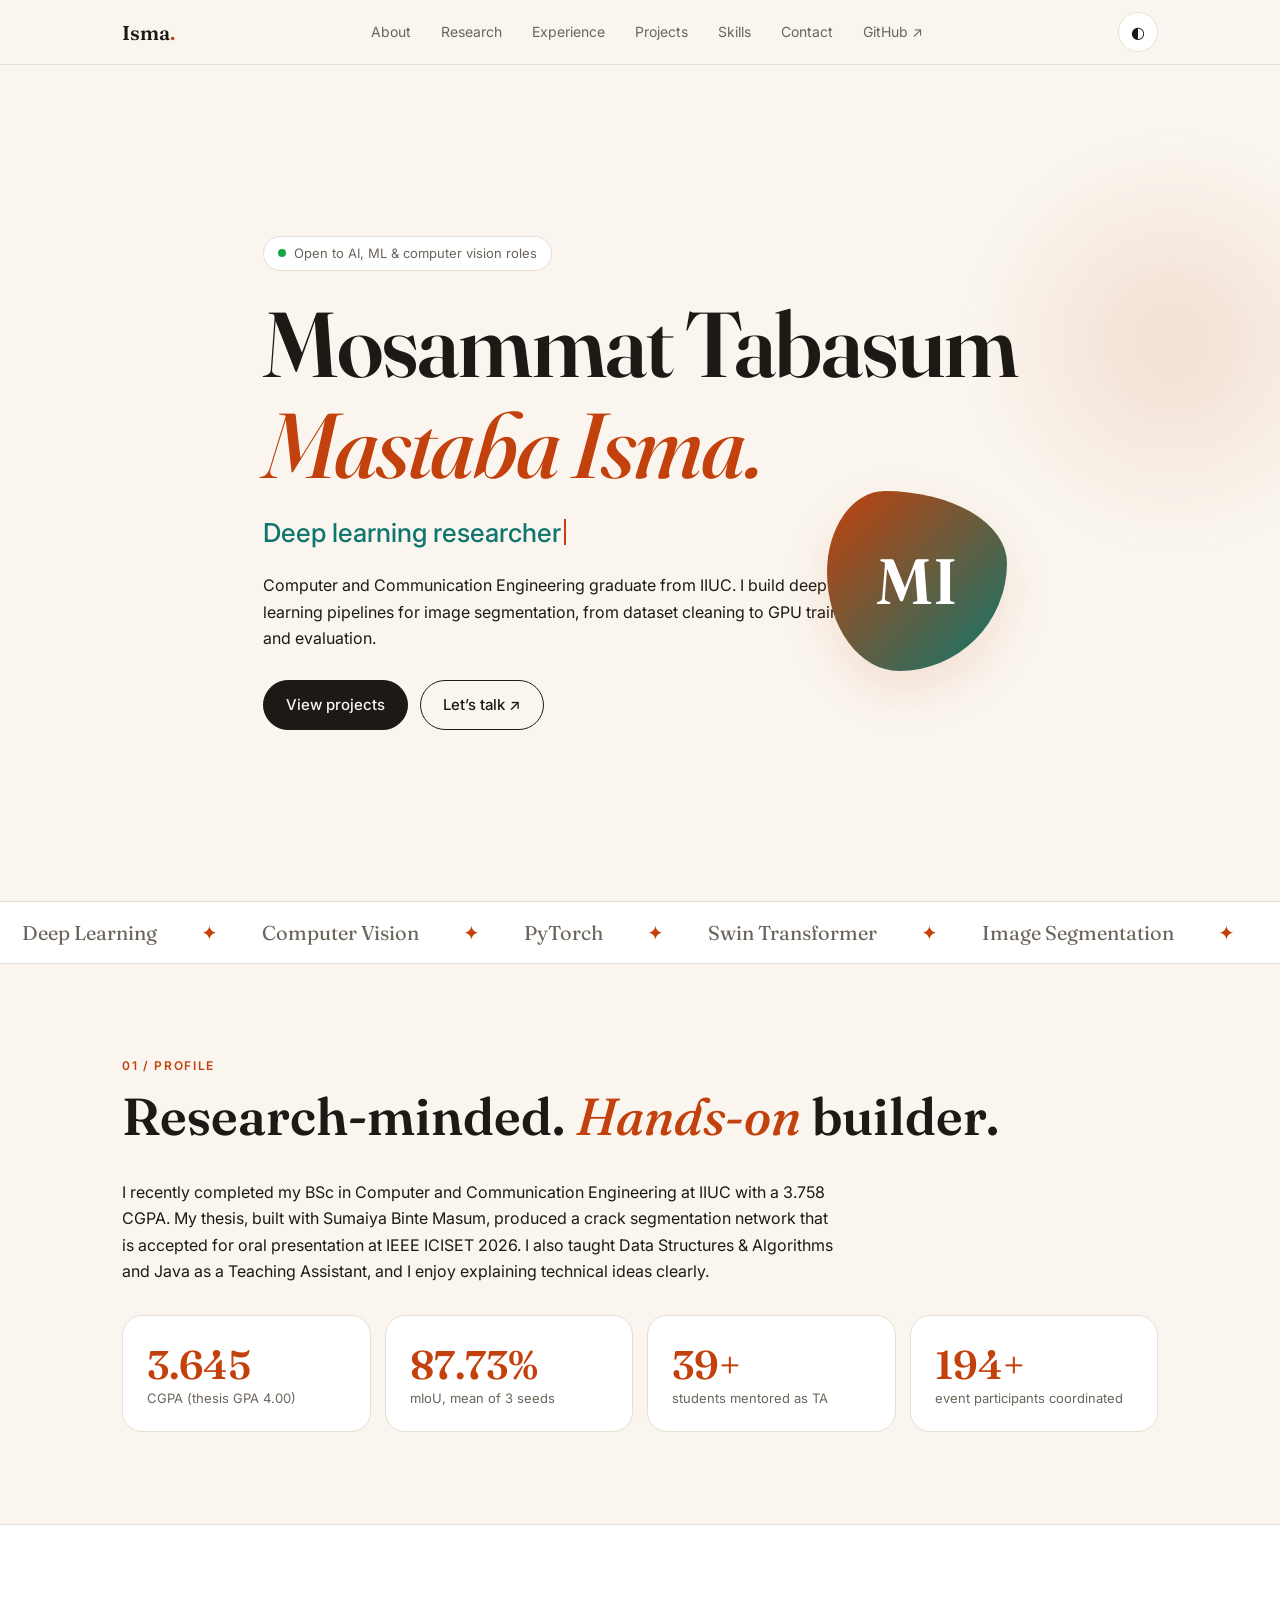
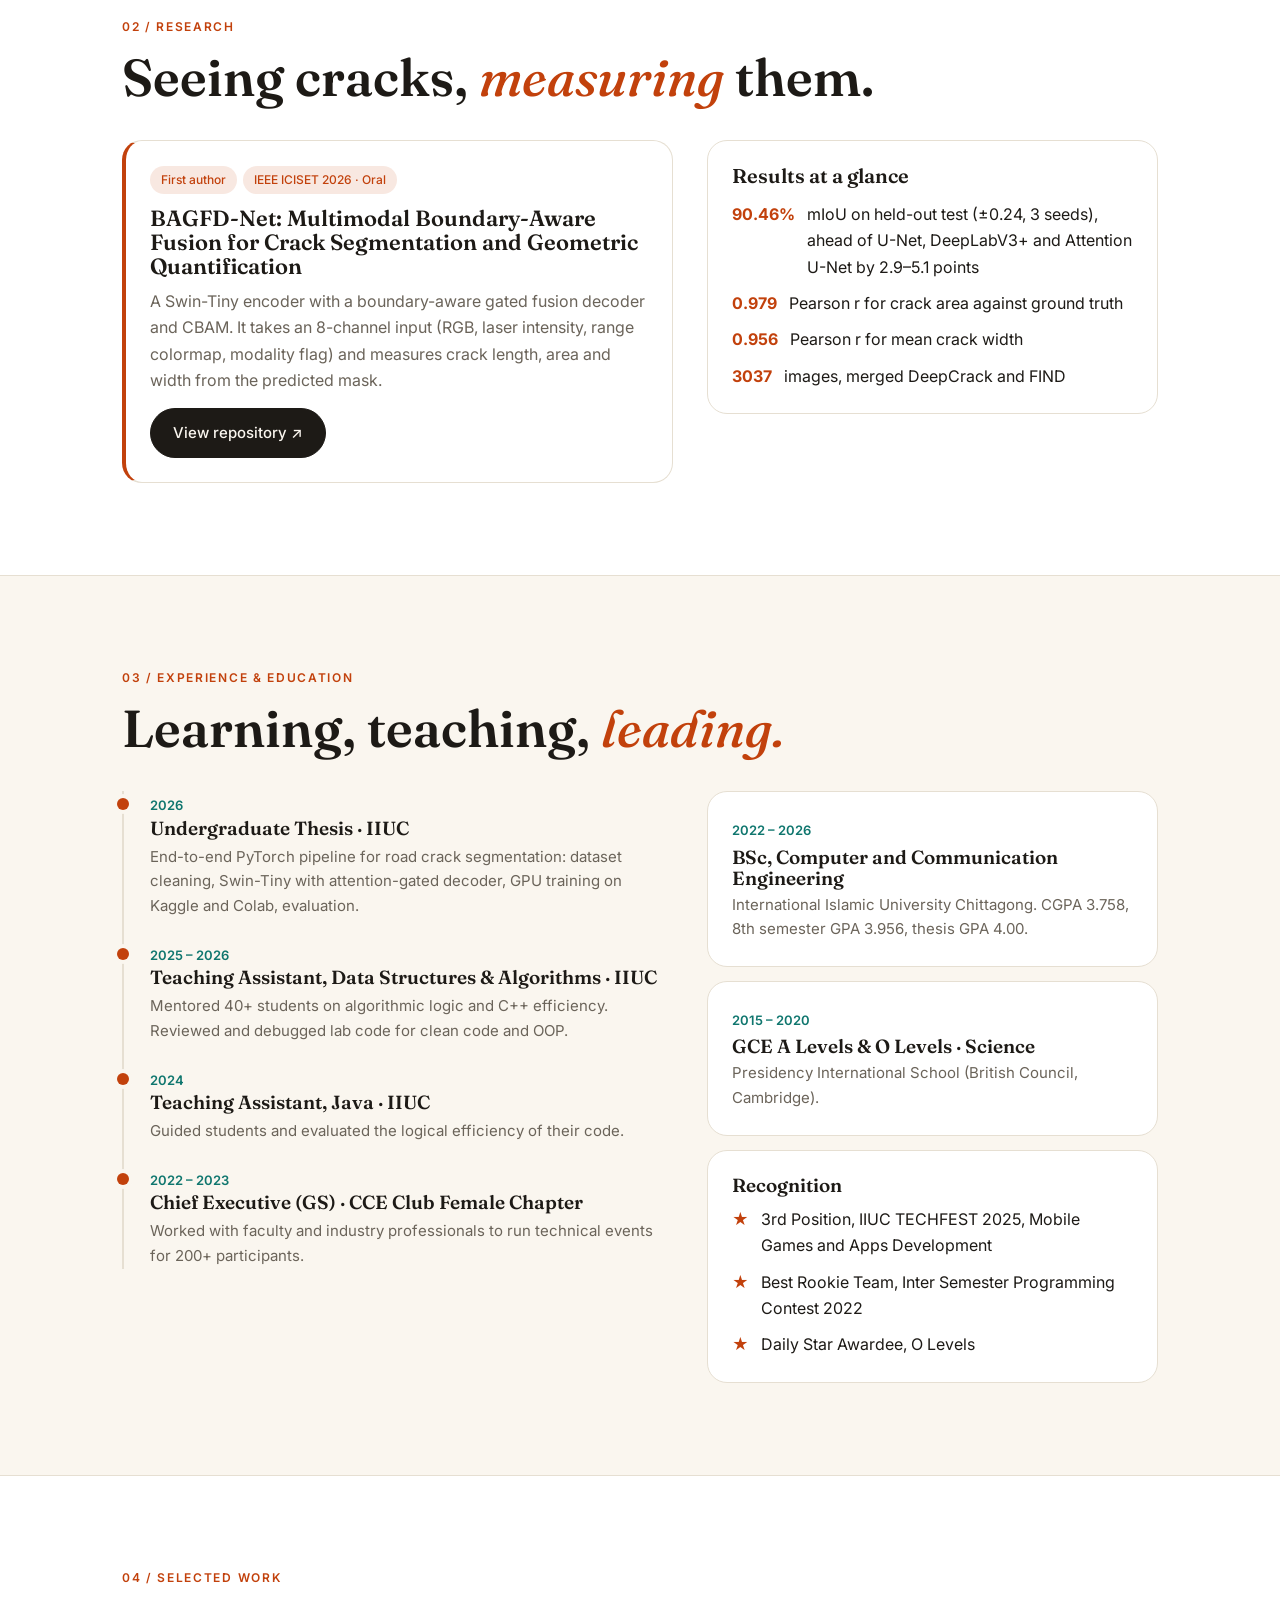
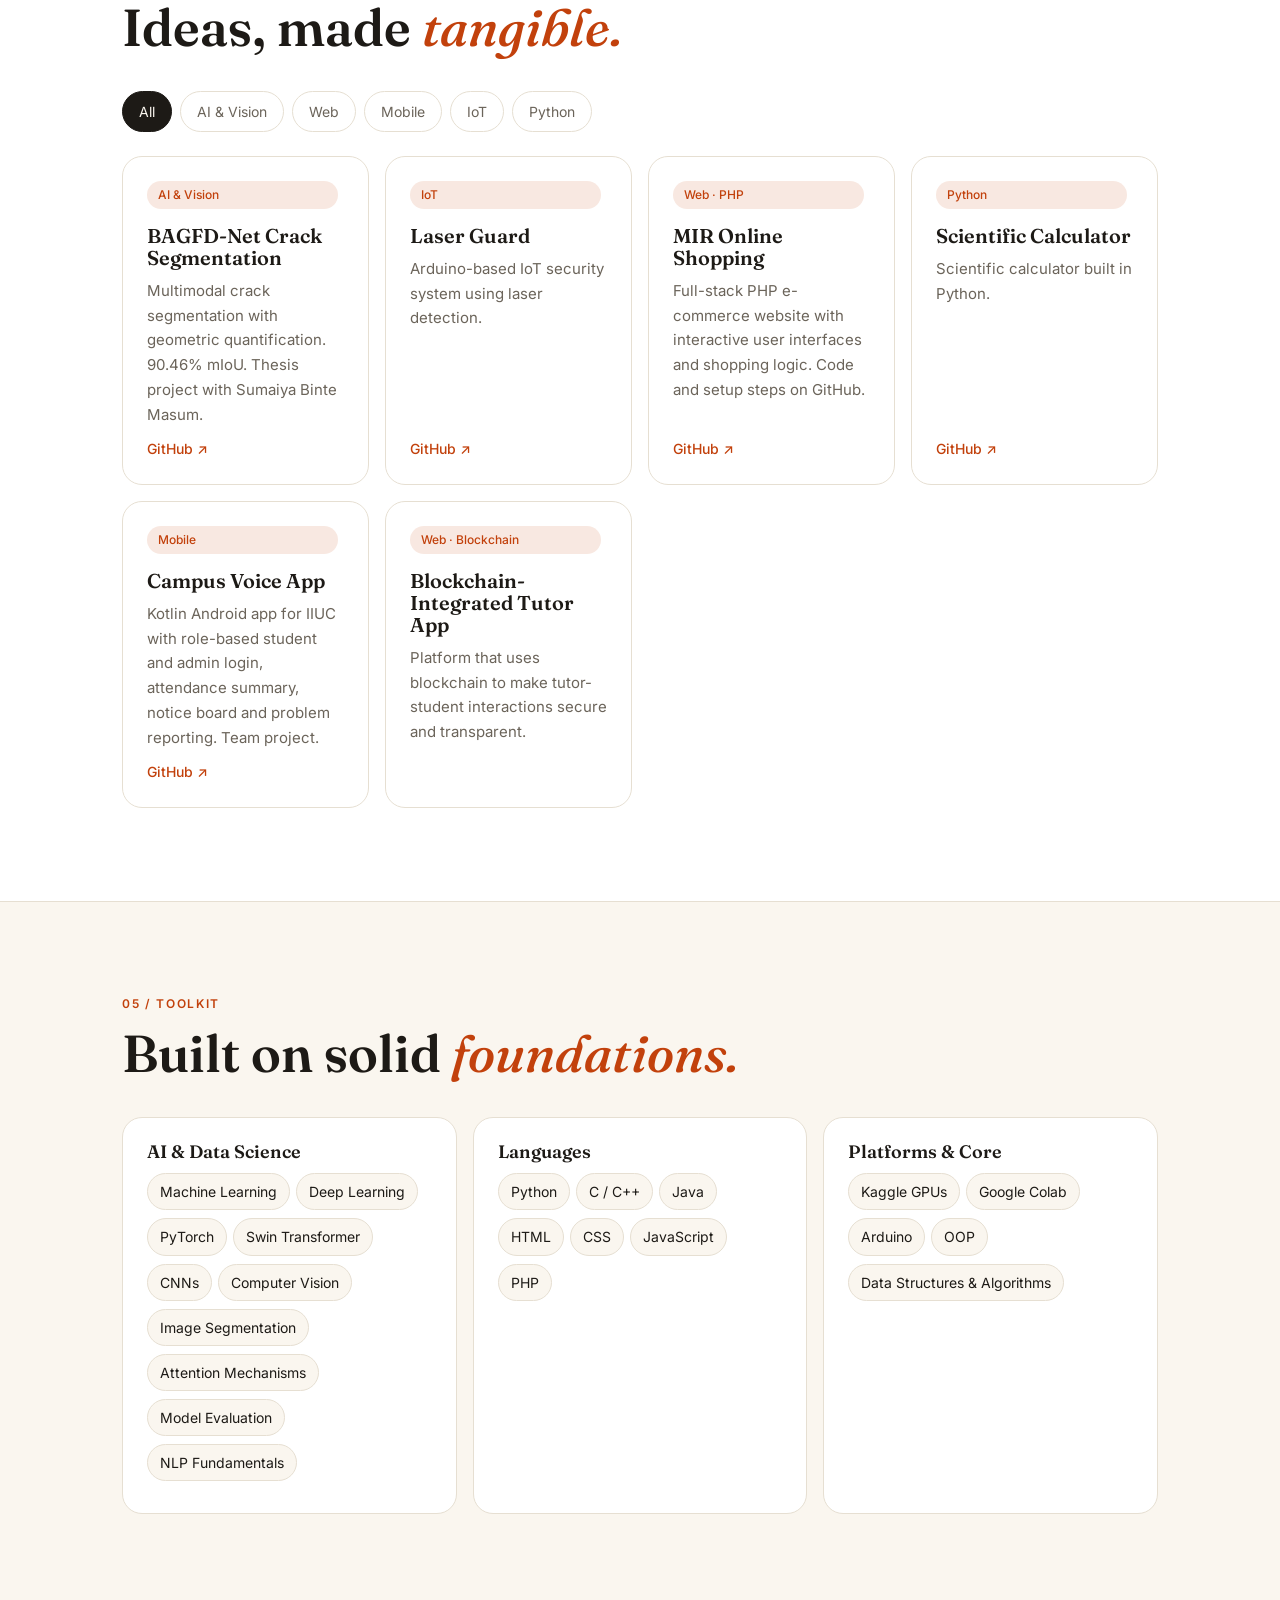
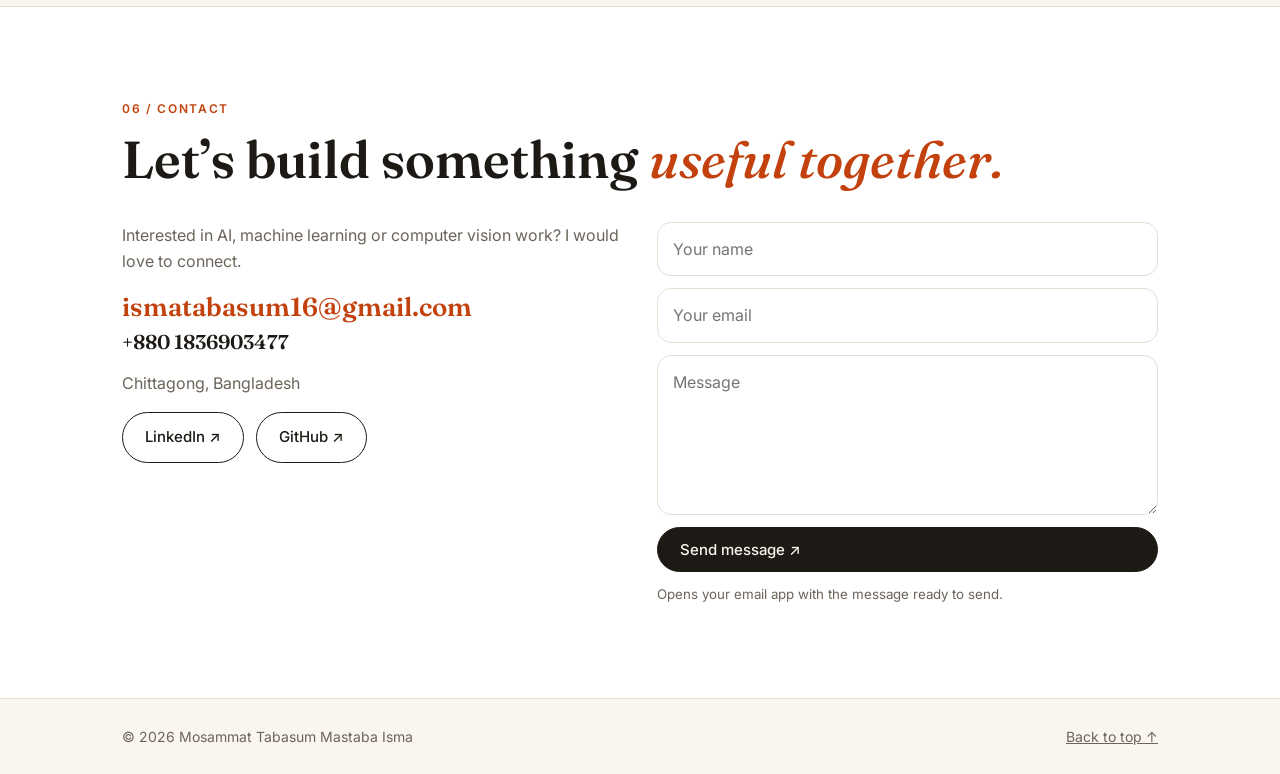
<file: index.html>
<!DOCTYPE html>
<html lang="en">
<head>
<meta charset="utf-8">
<meta name="viewport" content="width=device-width, initial-scale=1, viewport-fit=cover">
<title>Mosammat Tabasum Mastaba Isma | AI &amp; Computer Vision Portfolio</title>
<meta name="description" content="Portfolio of Mosammat Tabasum Mastaba Isma, Computer and Communication Engineering graduate working on deep learning and computer vision.">
<link rel="preconnect" href="https://fonts.googleapis.com">
<link rel="preconnect" href="https://fonts.gstatic.com" crossorigin>
<link href="https://fonts.googleapis.com/css2?family=Fraunces:ital,wght@0,600;1,500&family=Inter:wght@400;500;600&display=swap" rel="stylesheet">
<style>
:root{--bg:#faf6ef;--surface:#fff;--ink:#1d1a16;--muted:#6b645a;--line:#e6dfd2;--accent:#c2410c;--accent2:#0f766e;--glow:rgba(194,65,12,.12);
box-sizing:border-box;padding-top:env(safe-area-inset-top,0px);padding-bottom:env(safe-area-inset-bottom,0px)}
@media (prefers-color-scheme:dark){:root:not([data-theme="light"]){--bg:#13110e;--surface:#1c1915;--ink:#f3eee6;--muted:#a39a8c;--line:#2e2a23;--accent:#fb923c;--accent2:#5eead4;--glow:rgba(251,146,60,.14);color-scheme:dark}}
:root[data-theme="dark"]{--bg:#13110e;--surface:#1c1915;--ink:#f3eee6;--muted:#a39a8c;--line:#2e2a23;--accent:#fb923c;--accent2:#5eead4;--glow:rgba(251,146,60,.14);color-scheme:dark}
*,*::before,*::after{box-sizing:border-box}
html{scroll-behavior:smooth;scroll-padding-top:calc(72px + env(safe-area-inset-top,0px))}
body{margin:0;background:var(--bg);color:var(--ink);font:400 16px/1.65 Inter,system-ui,-apple-system,"Segoe UI",sans-serif;overflow-x:hidden;transition:background .3s,color .3s}
body::before{content:"";position:fixed;inset:0 0 auto;height:env(safe-area-inset-top,0px);background:var(--bg);z-index:60}
h1,h2,h3{font-family:Fraunces,Georgia,"Times New Roman",serif;font-weight:600;line-height:1.1;margin:0}
h1 em,h2 em{font-style:italic;font-weight:500;color:var(--accent)}
a{color:inherit}
.wrap{max-width:1080px;margin:0 auto;padding:0 22px}
#bar{position:fixed;top:env(safe-area-inset-top,0px);left:0;height:3px;width:0;background:linear-gradient(90deg,var(--accent),var(--accent2));z-index:70}
header{position:sticky;top:env(safe-area-inset-top,0px);z-index:50;background:color-mix(in srgb,var(--bg) 85%,transparent);backdrop-filter:blur(10px);border-bottom:1px solid var(--line)}
nav{display:flex;align-items:center;justify-content:space-between;height:64px}
.logo{font-family:Fraunces,Georgia,serif;font-weight:600;font-size:20px;text-decoration:none}
.logo span{color:var(--accent)}
.links{display:flex;gap:6px;align-items:center}
.links a{padding:8px 12px;border-radius:99px;text-decoration:none;font-size:14px;color:var(--muted);transition:.2s}
.links a:hover,.links a.on{color:var(--ink);background:var(--glow)}
.btn{display:inline-flex;align-items:center;gap:8px;padding:12px 22px;border-radius:99px;border:1px solid var(--ink);background:var(--ink);color:var(--bg);text-decoration:none;font-weight:500;font-size:15px;cursor:pointer;font-family:inherit;transition:transform .2s,box-shadow .2s}
.btn:hover{transform:translateY(-2px);box-shadow:0 8px 22px var(--glow)}
.btn.ghost{background:transparent;color:var(--ink)}
#theme,#menu{width:40px;height:40px;border-radius:50%;border:1px solid var(--line);background:var(--surface);color:var(--ink);cursor:pointer;font-size:16px}
#menu{display:none}
.hero{min-height:calc(100vh - 64px);display:grid;align-items:center;position:relative;padding:48px 0}
.hero .blob{position:absolute;right:-8%;top:8%;width:420px;height:420px;border-radius:50%;background:radial-gradient(circle,var(--glow),transparent 70%);filter:blur(10px);pointer-events:none}
.pill{display:inline-flex;gap:8px;align-items:center;border:1px solid var(--line);background:var(--surface);padding:6px 14px;border-radius:99px;font-size:13px;color:var(--muted)}
.pill i{width:8px;height:8px;border-radius:50%;background:#16a34a;box-shadow:0 0 0 0 #16a34a;animation:pulse 2s infinite}
@keyframes pulse{70%{box-shadow:0 0 0 9px transparent}100%{box-shadow:0 0 0 0 transparent}}
.hero h1{font-size:clamp(40px,8vw,92px);margin:22px 0 16px;letter-spacing:-.02em}
.type{font-size:clamp(18px,2.6vw,26px);color:var(--muted);min-height:1.6em}
.type b{color:var(--accent2);font-weight:500}
.caret{display:inline-block;width:2px;height:1em;background:var(--accent);margin-left:3px;vertical-align:-.12em;animation:blink 1s steps(1) infinite}
@keyframes blink{50%{opacity:0}}
.hero p.lead{max-width:600px;margin:18px 0 28px}
.cta{display:flex;gap:12px;flex-wrap:wrap}
.mono{position:absolute;right:4%;bottom:12%;width:180px;height:180px;border-radius:32% 68% 60% 40%/45% 40% 60% 55%;background:linear-gradient(135deg,var(--accent),var(--accent2));display:grid;place-items:center;font:600 64px Fraunces,Georgia,serif;color:#fff;animation:morph 9s ease-in-out infinite alternate;box-shadow:0 20px 50px var(--glow)}
@keyframes morph{50%{border-radius:60% 40% 30% 70%/55% 60% 40% 45%}100%{border-radius:40% 60% 70% 30%/40% 50% 60% 50%;transform:rotate(8deg)}}
.marq{border-block:1px solid var(--line);overflow:hidden;white-space:nowrap;padding:14px 0;background:var(--surface)}
.marq div{display:inline-block;animation:slide 32s linear infinite;font-family:Fraunces,Georgia,serif;font-size:20px;color:var(--muted)}
.marq span{margin:0 22px}.marq span::after{content:"✦";margin-left:44px;color:var(--accent)}
@keyframes slide{to{transform:translateX(-50%)}}
section{padding:92px 0}
.eyebrow{font-size:12px;letter-spacing:.14em;text-transform:uppercase;color:var(--accent);font-weight:600;margin-bottom:12px}
h2{font-size:clamp(30px,5vw,52px);margin-bottom:34px}
.stats{display:grid;grid-template-columns:repeat(auto-fit,minmax(170px,1fr));gap:14px;margin-top:30px}
.card{background:var(--surface);border:1px solid var(--line);border-radius:20px;padding:24px;transition:transform .25s,box-shadow .25s,border-color .25s}
.card:hover{border-color:var(--accent);box-shadow:0 14px 34px var(--glow)}
.num{font:600 40px Fraunces,Georgia,serif;color:var(--accent)}
.stat small{display:block;color:var(--muted);font-size:13px;line-height:1.4}
.grid2{display:grid;grid-template-columns:1.1fr .9fr;gap:34px;align-items:start}
.pub{border-left:4px solid var(--accent);}
.pub h3{font-size:22px;margin:6px 0 10px}
.tag{display:inline-block;font-size:12px;padding:4px 11px;border-radius:99px;background:var(--glow);color:var(--accent);font-weight:500;margin:0 6px 6px 0}
.tl{position:relative;padding-left:26px;border-left:2px solid var(--line);display:grid;gap:22px}
.tl>div{position:relative}
.tl>div::before{content:"";position:absolute;left:-33px;top:7px;width:12px;height:12px;border-radius:50%;background:var(--accent);box-shadow:0 0 0 4px var(--bg)}
.tl h3{font-size:19px}.tl .when{font-size:13px;color:var(--accent2);font-weight:600}
.tl p{margin:6px 0 0;color:var(--muted);font-size:15px}
.filters{display:flex;gap:8px;flex-wrap:wrap;margin-bottom:24px}
.filters button{padding:8px 16px;border-radius:99px;border:1px solid var(--line);background:var(--surface);color:var(--muted);cursor:pointer;font:inherit;font-size:14px;transition:.2s}
.filters button.on,.filters button:hover{background:var(--ink);color:var(--bg);border-color:var(--ink)}
.projects{display:grid;grid-template-columns:repeat(auto-fit,minmax(240px,1fr));gap:16px}
.proj{display:flex;flex-direction:column;gap:10px;transform-style:preserve-3d;will-change:transform}
.proj.hide{display:none}
.proj h3{font-size:20px}.proj p{margin:0;color:var(--muted);font-size:15px;flex:1}
.proj a{color:var(--accent);text-decoration:none;font-weight:500;font-size:14px}
.proj a:hover{text-decoration:underline}
.skills{display:grid;grid-template-columns:repeat(auto-fit,minmax(230px,1fr));gap:16px}
.skills h3{font-size:18px;margin-bottom:12px}
.chip{display:inline-block;padding:6px 12px;margin:0 6px 8px 0;border:1px solid var(--line);border-radius:99px;font-size:14px;transition:.2s;background:var(--bg)}
.chip:hover{border-color:var(--accent2);color:var(--accent2);transform:translateY(-2px)}
.cert{display:grid;gap:10px}
.cert div{display:flex;gap:12px;align-items:flex-start}.cert b{color:var(--accent)}
.contact{display:grid;grid-template-columns:1fr 1fr;gap:34px}
.contact a.m{display:block;font:600 clamp(18px,3vw,26px) Fraunces,Georgia,serif;color:var(--accent);text-decoration:none;overflow-wrap:anywhere;margin:6px 0}
form{display:grid;gap:12px}
input,textarea{width:100%;padding:13px 15px;border-radius:14px;border:1px solid var(--line);background:var(--surface);color:var(--ink);font:inherit}
input:focus,textarea:focus{outline:2px solid var(--accent);outline-offset:1px}
footer{border-top:1px solid var(--line);padding:26px 0;color:var(--muted);font-size:14px}
footer .wrap{display:flex;justify-content:space-between;gap:12px;flex-wrap:wrap}
.rv{opacity:0;transform:translateY(26px);transition:opacity .7s,transform .7s}
.rv.in{opacity:1;transform:none}
@media (max-width:820px){
.links{position:absolute;top:64px;left:0;right:0;flex-direction:column;align-items:stretch;background:var(--bg);border-bottom:1px solid var(--line);padding:10px 22px 18px;display:none}
.links.open{display:flex}#menu{display:block}
.grid2,.contact{grid-template-columns:1fr}
.mono{position:relative;right:auto;bottom:auto;margin-top:34px;width:130px;height:130px;font-size:46px}
section{padding:64px 0}}
@media (prefers-reduced-motion:reduce){*{animation:none!important;transition:none!important}.rv{opacity:1;transform:none}html{scroll-behavior:auto}}
</style>
</head>
<body>
<div id="bar"></div>
<header><div class="wrap"><nav>
<a class="logo" href="#home">Isma<span>.</span></a>
<div class="links" id="links">
<a href="#about">About</a><a href="#research">Research</a><a href="#experience">Experience</a><a href="#work">Projects</a><a href="#skills">Skills</a><a href="#contact">Contact</a>
<a href="https://github.com/isma20" target="_blank" rel="noopener">GitHub ↗</a>
</div>
<div style="display:flex;gap:8px"><button id="theme" aria-label="Toggle theme">◐</button><button id="menu" aria-label="Menu">☰</button></div>
</nav></div></header>

<main id="home">
<div class="hero"><div class="blob"></div><div class="wrap" style="position:relative">
<span class="pill"><i></i>Open to AI, ML &amp; computer vision roles</span>
<h1>Mosammat Tabasum<br><em>Mastaba Isma.</em></h1>
<div class="type"><span id="tw"></span><span class="caret"></span></div>
<p class="lead">Computer and Communication Engineering graduate from IIUC. I build deep learning pipelines for image segmentation, from dataset cleaning to GPU training and evaluation.</p>
<div class="cta"><a class="btn" href="#work">View projects</a><a class="btn ghost" href="#contact">Let’s talk ↗</a></div>
<div class="mono" aria-hidden="true">MI</div>
</div></div>
<div class="marq" aria-hidden="true"><div><span>Deep Learning</span><span>Computer Vision</span><span>PyTorch</span><span>Swin Transformer</span><span>Image Segmentation</span><span>Python</span><span>Deep Learning</span><span>Computer Vision</span><span>PyTorch</span><span>Swin Transformer</span><span>Image Segmentation</span><span>Python</span></div></div>

<section id="about"><div class="wrap">
<div class="eyebrow rv">01 / Profile</div>
<h2 class="rv">Research-minded. <em>Hands-on</em> builder.</h2>
<p class="rv" style="max-width:720px;margin:0">I recently completed my BSc in Computer and Communication Engineering at IIUC with a 3.758 CGPA. My thesis, built with Sumaiya Binte Masum, produced a crack segmentation network that is accepted for oral presentation at IEEE ICISET 2026. I also taught Data Structures &amp; Algorithms and Java as a Teaching Assistant, and I enjoy explaining technical ideas clearly.</p>
<div class="stats">
<div class="card stat rv"><div class="num" data-to="3.758" data-d="3">0</div><small>CGPA (thesis GPA 4.00)</small></div>
<div class="card stat rv"><div class="num" data-to="90.46" data-d="2" data-s="%">0</div><small>mIoU, mean of 3 seeds</small></div>
<div class="card stat rv"><div class="num" data-to="40" data-s="+">0</div><small>students mentored as TA</small></div>
<div class="card stat rv"><div class="num" data-to="200" data-s="+">0</div><small>event participants coordinated</small></div>
</div></div></section>

<section id="research" style="background:var(--surface);border-block:1px solid var(--line)"><div class="wrap">
<div class="eyebrow rv">02 / Research</div>
<h2 class="rv">Seeing cracks, <em>measuring</em> them.</h2>
<div class="grid2">
<div class="card pub rv">
<span class="tag">First author</span><span class="tag">IEEE ICISET 2026 · Oral</span>
<h3>BAGFD-Net: Multimodal Boundary-Aware Fusion for Crack Segmentation and Geometric Quantification</h3>
<p style="color:var(--muted);margin:0 0 14px">A Swin-Tiny encoder with a boundary-aware gated fusion decoder and CBAM. It takes an 8-channel input (RGB, laser intensity, range colormap, modality flag) and measures crack length, area and width from the predicted mask.</p>
<a class="btn" href="https://github.com/isma20/BAGFD-Net-Crack-Segmentation" target="_blank" rel="noopener">View repository ↗</a>
</div>
<div class="card rv">
<h3 style="font-size:20px;margin-bottom:14px">Results at a glance</h3>
<div class="cert">
<div><b>90.46%</b><span>mIoU on held-out test (±0.24, 3 seeds), ahead of U-Net, DeepLabV3+ and Attention U-Net by 2.9–5.1 points</span></div>
<div><b>0.979</b><span>Pearson r for crack area against ground truth</span></div>
<div><b>0.956</b><span>Pearson r for mean crack width</span></div>
<div><b>3037</b><span>images, merged DeepCrack and FIND</span></div>
</div></div></div></div></section>

<section id="experience"><div class="wrap">
<div class="eyebrow rv">03 / Experience &amp; education</div>
<h2 class="rv">Learning, teaching, <em>leading.</em></h2>
<div class="grid2">
<div class="tl rv">
<div><span class="when">2026</span><h3>Undergraduate Thesis · IIUC</h3><p>End-to-end PyTorch pipeline for road crack segmentation: dataset cleaning, Swin-Tiny with attention-gated decoder, GPU training on Kaggle and Colab, evaluation.</p></div>
<div><span class="when">2025 – 2026</span><h3>Teaching Assistant, Data Structures &amp; Algorithms · IIUC</h3><p>Mentored 40+ students on algorithmic logic and C++ efficiency. Reviewed and debugged lab code for clean code and OOP.</p></div>
<div><span class="when">2024</span><h3>Teaching Assistant, Java · IIUC</h3><p>Guided students and evaluated the logical efficiency of their code.</p></div>
<div><span class="when">2022 – 2023</span><h3>Chief Executive (GS) · CCE Club Female Chapter</h3><p>Worked with faculty and industry professionals to run technical events for 200+ participants.</p></div>
</div>
<div style="display:grid;gap:14px">
<div class="card rv"><span class="when" style="font-size:13px;color:var(--accent2);font-weight:600">2022 – 2026</span><h3 style="font-size:19px;margin:4px 0">BSc, Computer and Communication Engineering</h3><p style="margin:0;color:var(--muted);font-size:15px">International Islamic University Chittagong. CGPA 3.758, 8th semester GPA 3.956, thesis GPA 4.00.</p></div>
<div class="card rv"><span class="when" style="font-size:13px;color:var(--accent2);font-weight:600">2015 – 2020</span><h3 style="font-size:19px;margin:4px 0">GCE A Levels &amp; O Levels · Science</h3><p style="margin:0;color:var(--muted);font-size:15px">Presidency International School (British Council, Cambridge).</p></div>
<div class="card rv"><h3 style="font-size:19px;margin-bottom:10px">Recognition</h3>
<div class="cert"><div><b>★</b><span>3rd Position, IIUC TECHFEST 2025, Mobile Games and Apps Development</span></div><div><b>★</b><span>Best Rookie Team, Inter Semester Programming Contest 2022</span></div><div><b>★</b><span>Daily Star Awardee, O Levels</span></div></div></div>
</div></div></div></section>

<section id="work" style="background:var(--surface);border-block:1px solid var(--line)"><div class="wrap">
<div class="eyebrow rv">04 / Selected work</div>
<h2 class="rv">Ideas, made <em>tangible.</em></h2>
<div class="filters rv" id="filters"><button class="on" data-f="all">All</button><button data-f="ai">AI &amp; Vision</button><button data-f="web">Web</button><button data-f="mobile">Mobile</button><button data-f="iot">IoT</button><button data-f="py">Python</button></div>
<div class="projects">
<div class="card proj rv" data-c="ai"><span class="tag">AI &amp; Vision</span><h3>BAGFD-Net Crack Segmentation</h3><p>Multimodal crack segmentation with geometric quantification. 90.46% mIoU. Thesis project with Sumaiya Binte Masum.</p><a href="https://github.com/isma20/BAGFD-Net-Crack-Segmentation" target="_blank" rel="noopener">GitHub ↗</a></div>
<div class="card proj rv" data-c="iot"><span class="tag">IoT</span><h3>Laser Guard</h3><p>Arduino-based IoT security system using laser detection.</p><a href="https://github.com/isma20/Laser-Guard-IoT" target="_blank" rel="noopener">GitHub ↗</a></div>
<div class="card proj rv" data-c="web"><span class="tag">Web · PHP</span><h3>MIR Online Shopping</h3><p>Full-stack PHP e-commerce website with interactive user interfaces and shopping logic. Code and setup steps on GitHub.</p><a href="https://github.com/isma20/MIR-Online-Shopping" target="_blank" rel="noopener">GitHub ↗</a></div>
<div class="card proj rv" data-c="py"><span class="tag">Python</span><h3>Scientific Calculator</h3><p>Scientific calculator built in Python.</p><a href="https://github.com/isma20/Scientific-Calculator" target="_blank" rel="noopener">GitHub ↗</a></div>
<div class="card proj rv" data-c="mobile"><span class="tag">Mobile</span><h3>Campus Voice App</h3><p>Kotlin Android app for IIUC with role-based student and admin login, attendance summary, notice board and problem reporting. Team project.</p><a href="https://github.com/isma20/Campus-Voice-App" target="_blank" rel="noopener">GitHub ↗</a></div>
<div class="card proj rv" data-c="web"><span class="tag">Web · Blockchain</span><h3>Blockchain-Integrated Tutor App</h3><p>Platform that uses blockchain to make tutor-student interactions secure and transparent.</p></div>
</div></div></section>

<section id="skills"><div class="wrap">
<div class="eyebrow rv">05 / Toolkit</div>
<h2 class="rv">Built on solid <em>foundations.</em></h2>
<div class="skills">
<div class="card rv"><h3>AI &amp; Data Science</h3><span class="chip">Machine Learning</span><span class="chip">Deep Learning</span><span class="chip">PyTorch</span><span class="chip">Swin Transformer</span><span class="chip">CNNs</span><span class="chip">Computer Vision</span><span class="chip">Image Segmentation</span><span class="chip">Attention Mechanisms</span><span class="chip">Model Evaluation</span><span class="chip">NLP Fundamentals</span></div>
<div class="card rv"><h3>Languages</h3><span class="chip">Python</span><span class="chip">C / C++</span><span class="chip">Java</span><span class="chip">HTML</span><span class="chip">CSS</span><span class="chip">JavaScript</span><span class="chip">PHP</span></div>
<div class="card rv"><h3>Platforms &amp; Core</h3><span class="chip">Kaggle GPUs</span><span class="chip">Google Colab</span><span class="chip">Arduino</span><span class="chip">OOP</span><span class="chip">Data Structures &amp; Algorithms</span></div>
</div></div></section>

<section id="contact" style="background:var(--surface);border-top:1px solid var(--line)"><div class="wrap">
<div class="eyebrow rv">06 / Contact</div>
<h2 class="rv">Let’s build something <em>useful together.</em></h2>
<div class="contact">
<div class="rv"><p style="margin-top:0;color:var(--muted)">Interested in AI, machine learning or computer vision work? I would love to connect.</p>
<a class="m" href="mailto:ismatabasum16@gmail.com">ismatabasum16@gmail.com</a>
<a class="m" href="tel:+8801836903477" style="font-size:20px;color:var(--ink)">+880 1836903477</a>
<p style="color:var(--muted)">Chittagong, Bangladesh</p>
<div class="cta"><a class="btn ghost" href="https://www.linkedin.com/in/mosammat-tabasum-mastaba-isma-6a949a382" target="_blank" rel="noopener">LinkedIn ↗</a><a class="btn ghost" href="https://github.com/isma20" target="_blank" rel="noopener">GitHub ↗</a></div></div>
<form class="rv" id="cf"><input id="n" placeholder="Your name" required><input id="e" type="email" placeholder="Your email" required><textarea id="m" rows="5" placeholder="Message" required></textarea><button class="btn" type="submit">Send message ↗</button><small style="color:var(--muted)">Opens your email app with the message ready to send.</small></form>
</div></div></section>
</main>
<footer><div class="wrap"><span>© 2026 Mosammat Tabasum Mastaba Isma</span><a href="#home">Back to top ↑</a></div></footer>

<script>
(function(){
var d=document,root=d.documentElement;
try{var t=localStorage.getItem('theme');if(t)root.setAttribute('data-theme',t)}catch(e){}
d.getElementById('theme').onclick=function(){var dark=root.getAttribute('data-theme')?root.getAttribute('data-theme')==='dark':matchMedia('(prefers-color-scheme:dark)').matches;var n=dark?'light':'dark';root.setAttribute('data-theme',n);try{localStorage.setItem('theme',n)}catch(e){}};
var L=d.getElementById('links');d.getElementById('menu').onclick=function(){L.classList.toggle('open')};
L.addEventListener('click',function(e){if(e.target.tagName==='A')L.classList.remove('open')});
/* typing */
var roles=['Deep learning researcher','Computer vision builder','Image segmentation engineer','Teaching assistant & mentor'],ri=0,ci=0,del=false,tw=d.getElementById('tw');
(function tick(){var w=roles[ri];tw.innerHTML='<b>'+w.slice(0,ci)+'</b>';if(!del&&ci<w.length){ci++;setTimeout(tick,70)}else if(!del){del=true;setTimeout(tick,1400)}else if(ci>0){ci--;setTimeout(tick,35)}else{del=false;ri=(ri+1)%roles.length;setTimeout(tick,300)}})();
/* reveal + counters */
var io=new IntersectionObserver(function(es){es.forEach(function(x){if(!x.isIntersecting)return;x.target.classList.add('in');var n=x.target.querySelector&&x.target.querySelector('.num');if(n&&!n.dataset.done)count(n);io.unobserve(x.target)})},{threshold:.15});
d.querySelectorAll('.rv').forEach(function(el){io.observe(el)});
function count(n){n.dataset.done=1;var to=+n.dataset.to,dp=+(n.dataset.d||0),s=n.dataset.s||'',t0=performance.now();(function f(t){var p=Math.min(1,(t-t0)/1400),e=1-Math.pow(1-p,3);n.textContent=(to*e).toFixed(dp)+s;if(p<1)requestAnimationFrame(f)})(t0)}
/* progress + active link */
var bar=d.getElementById('bar'),secs=[].slice.call(d.querySelectorAll('section[id]')),as=[].slice.call(L.querySelectorAll('a'));
addEventListener('scroll',function(){var h=root.scrollHeight-innerHeight;bar.style.width=(h>0?scrollY/h*100:0)+'%';var cur='';secs.forEach(function(s){if(s.getBoundingClientRect().top<140)cur=s.id});as.forEach(function(a){a.classList.toggle('on',a.getAttribute('href')==='#'+cur)})},{passive:true});
/* filters */
var ps=[].slice.call(d.querySelectorAll('.proj'));
d.getElementById('filters').addEventListener('click',function(e){var b=e.target.closest('button');if(!b)return;this.querySelectorAll('button').forEach(function(x){x.classList.toggle('on',x===b)});ps.forEach(function(p){p.classList.toggle('hide',b.dataset.f!=='all'&&p.dataset.c!==b.dataset.f)})});
/* tilt */
if(matchMedia('(hover:hover)').matches)ps.forEach(function(p){p.addEventListener('mousemove',function(e){var r=p.getBoundingClientRect(),x=(e.clientX-r.left)/r.width-.5,y=(e.clientY-r.top)/r.height-.5;p.style.transform='perspective(700px) rotateY('+x*8+'deg) rotateX('+-y*8+'deg) translateY(-4px)'});p.addEventListener('mouseleave',function(){p.style.transform=''})});
/* contact */
d.getElementById('cf').addEventListener('submit',function(e){e.preventDefault();var n=d.getElementById('n').value,em=d.getElementById('e').value,m=d.getElementById('m').value;location.href='mailto:ismatabasum16@gmail.com?subject='+encodeURIComponent('Portfolio message from '+n)+'&body='+encodeURIComponent(m+'\n\n— '+n+' ('+em+')')});
})();
</script>
</body>
</html>
</file>
